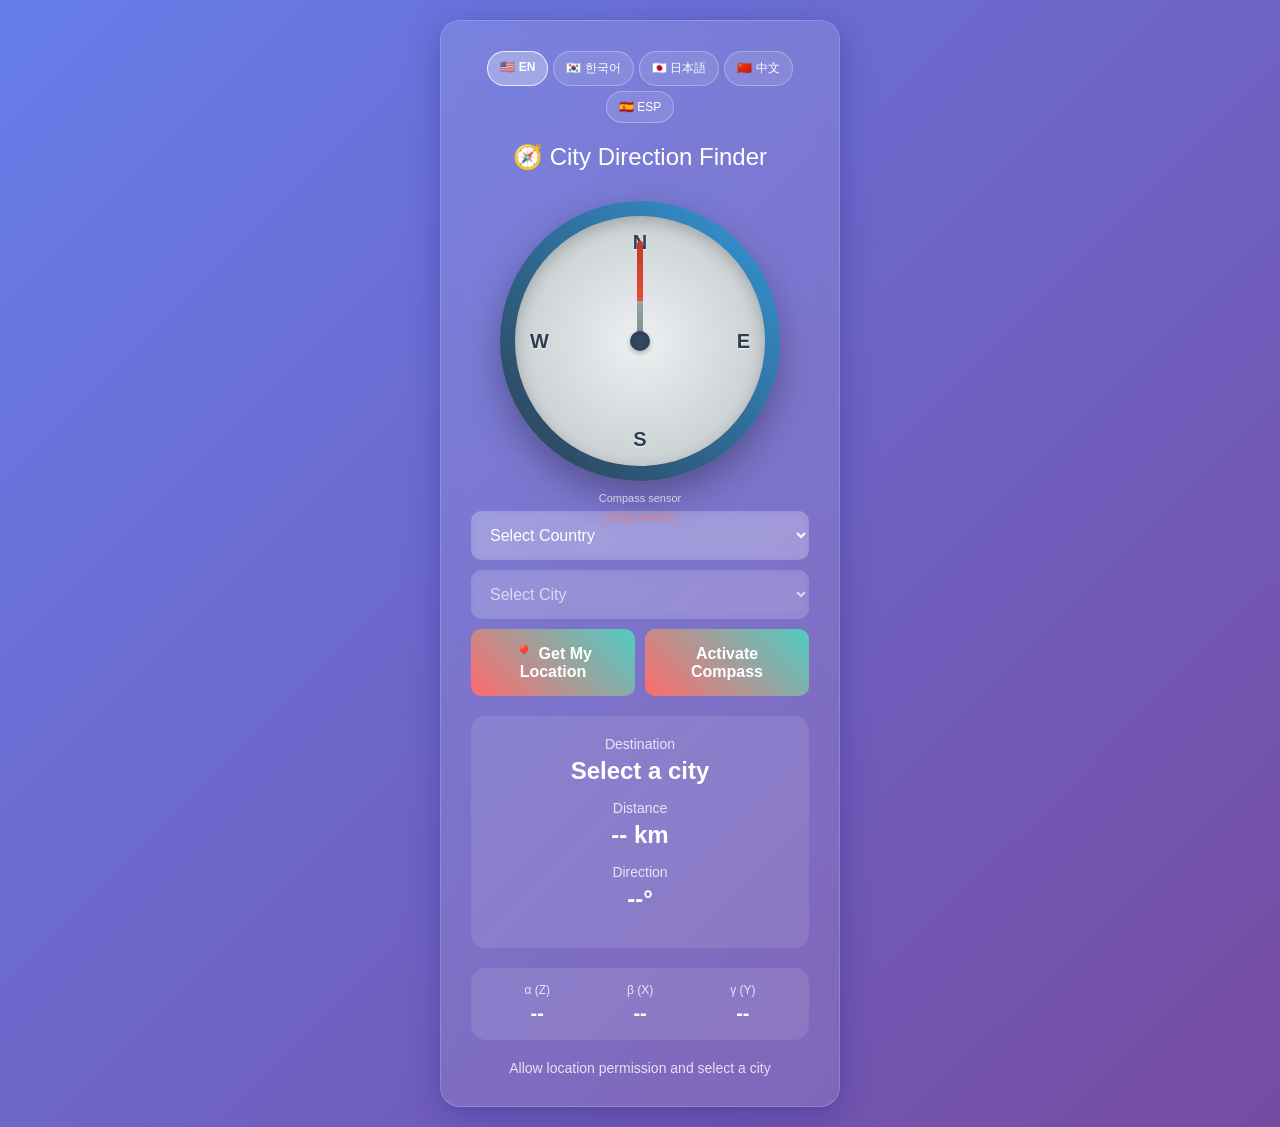
<file: index.html>
<html lang="en">
<head>
    <meta charset="UTF-8">
    <meta name="viewport" content="width=device-width, initial-scale=1.0">
    <title>City Direction & Distance Finder</title>
    <link rel="stylesheet" href="css/style.css">
</head>
<body>
    <div class="container">
        <div class="language-selector">
            <div class="lang-btn active" onclick="changeLanguage('en')">🇺🇸 EN</div>
            <div class="lang-btn" onclick="changeLanguage('ko')">🇰🇷 한국어</div>
            <div class="lang-btn" onclick="changeLanguage('ja')">🇯🇵 日本語</div>
            <div class="lang-btn" onclick="changeLanguage('zh')">🇨🇳 中文</div>
            <div class="lang-btn" onclick="changeLanguage('es')">🇪🇸 ESP</div>
        </div>

        <h1 id="title">🧭 City Direction Finder</h1>
        
        <div class="compass-container">
            <div class="compass" id="compass">
                <div class="compass-face">
                    <div class="compass-ring" id="compassRing"></div>
                    <div class="direction-labels">
                        <div class="direction-label n" id="compass-n">N</div>
                        <div class="direction-label e" id="compass-e">E</div>
                        <div class="direction-label s" id="compass-s">S</div>
                        <div class="direction-label w" id="compass-w">W</div>
                    </div>
                    <div class="compass-needle" id="compassNeedle">
                        <div class="needle-north"></div>
                        <div class="needle-south"></div>
                    </div>
                    <div class="target-indicator" id="targetIndicator"></div>
                    <div class="center-pin"></div>
                </div>
            </div>
            <div class="compass-info" onclick="toggleDebugPanel()">
                <span class="sensor-status" id="sensorStatus"></span>
                <span id="sensorText">Compass sensor</span>
                <div class="sensor-info" id="sensorInfo">Initializing sensors...</div>
            </div>
        </div>

        <div class="location-selector">
            <div class="country-row">
                <select id="countrySelect">
                    <option value="">Select Country</option>
                </select>
            </div>
            <div class="city-row">
                <select id="citySelect" disabled>
                    <option value="">Select City</option>
                </select>
            </div>
            <div class="custom-location" id="customLocation">
                <input type="number" id="customLat" placeholder="Latitude" step="any">
                <input type="number" id="customLng" placeholder="Longitude" step="any">
                <button onclick="addCustomLocation()" id="addCustomBtn">Add</button>
            </div>
                        <div class="button-group">
                <button onclick="getLocation()" id="locationBtn">📍 Get My Location</button>
                <button onclick="activateSensors()" id="sensorsBtn">Activate Compass</button>
            </div>
        </div>

        <div class="info-panel">
            <div class="info-item">
                <div class="info-label" id="label-destination">Destination</div>
                <div class="info-value" id="targetCity">Select a city</div>
            </div>
            <div class="info-item">
                <div class="info-label" id="label-distance">Distance</div>
                <div class="info-value" id="distance">-- km</div>
            </div>
            <div class="info-item">
                <div class="info-label" id="label-direction">Direction</div>
                <div class="info-value" id="bearing">--°</div>
            </div>
        </div>

        <div class="orientation-panel">
            <div class="orientation-item">
                <div class="orientation-label">&alpha; (Z)</div>
                <div class="orientation-value" id="orientation-alpha">--</div>
            </div>
            <div class="orientation-item">
                <div class="orientation-label">&beta; (X)</div>
                <div class="orientation-value" id="orientation-beta">--</div>
            </div>
            <div class="orientation-item">
                <div class="orientation-label">&gamma; (Y)</div>
                <div class="orientation-value" id="orientation-gamma">--</div>
            </div>
        </div>

        <div class="status" id="status">Allow location permission and select a city</div>
    </div>

    <div id="debug-panel">
        <p><strong>Sensor Debug Info:</strong> (click compass info to hide)</p>
        <div id="debug-content">
            <h4 style="margin-top:0.75rem; font-size: 12px; font-weight: bold;">Gyroscope</h4>
            <ul style="list-style: none; padding-left: 10px; margin-bottom: 5px;">
              <li>X-axis: <span id="Gyroscope_x">0</span>&deg;/s</li>
              <li>Y-axis: <span id="Gyroscope_y">0</span>&deg;/s</li>
              <li>Z-axis: <span id="Gyroscope_z">0</span>&deg;/s</li>
            </ul>

            <h4 style="margin-top:0.75rem; font-size: 12px; font-weight: bold;">Status</h4>
            <ul style="list-style: none; padding-left: 10px; margin-bottom: 5px;">
                <li>Sensor: <span id="sensor_type">N/A</span></li>
                <li>Status: <span id="sensor_status"></span></li>
            </ul>

            <h4 style="margin-top:0.75rem; font-size: 12px; font-weight: bold;">Orientation</h4>
                                <ul style="list-style: none; padding-left: 10px; margin-bottom: 5px;">
                                  <li>&beta; (X-axis): <span id="Orientation_b">0</span>&deg;</li>
                                  <li>&gamma; (Y-axis): <span id="Orientation_g">0</span>&deg;</li>
                                  <li>&alpha; (Z-axis): <span id="Orientation_a">0</span>&deg;</li>
                                  <li>Source: <span id="orientation_source">N/A</span></li>
                                  <li>Heading: <span id="orientation_heading">0</span>&deg;</li>
                                </ul>        </div>
    </div>

    <script src="js/data.js"></script>
    <script src="js/ui.js"></script>
    <script src="js/compass.js"></script>
    <script src="js/location.js"></script>
    <script src="js/main.js"></script>
</body>
</html>
</file>
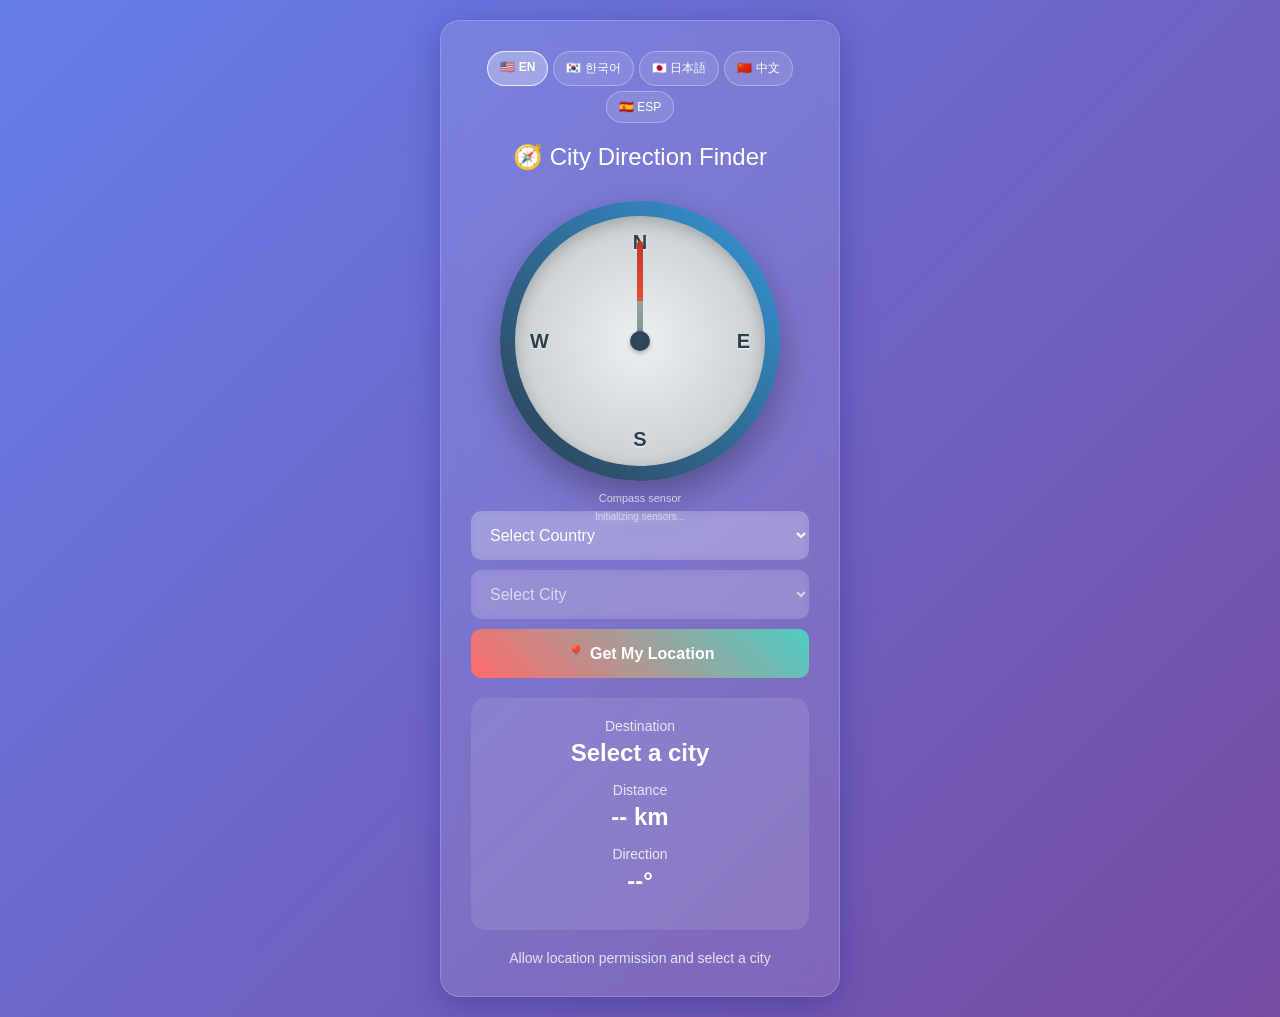
<file: index copy.html>
<html lang="en">
<head>
    <meta charset="UTF-8">
    <meta name="viewport" content="width=device-width, initial-scale=1.0">
    <title>City Direction & Distance Finder</title>
    <link rel="stylesheet" href="css/style.css">
</head>
<body>
    <div class="container">
        <div class="language-selector">
            <div class="lang-btn active" onclick="changeLanguage('en')">🇺🇸 EN</div>
            <div class="lang-btn" onclick="changeLanguage('ko')">🇰🇷 한국어</div>
            <div class="lang-btn" onclick="changeLanguage('ja')">🇯🇵 日本語</div>
            <div class="lang-btn" onclick="changeLanguage('zh')">🇨🇳 中文</div>
            <div class="lang-btn" onclick="changeLanguage('es')">🇪🇸 ESP</div>
        </div>

        <h1 id="title">🧭 City Direction Finder</h1>
        
        <div class="compass-container">
            <div class="compass" id="compass">
                <div class="compass-face">
                    <div class="compass-ring" id="compassRing"></div>
                    <div class="direction-labels">
                        <div class="direction-label n" id="compass-n">N</div>
                        <div class="direction-label e" id="compass-e">E</div>
                        <div class="direction-label s" id="compass-s">S</div>
                        <div class="direction-label w" id="compass-w">W</div>
                    </div>
                    <div class="compass-needle" id="compassNeedle">
                        <div class="needle-north"></div>
                        <div class="needle-south"></div>
                    </div>
                    <div class="target-indicator" id="targetIndicator"></div>
                    <div class="center-pin"></div>
                </div>
            </div>
            <div class="compass-info" onclick="toggleDebugPanel()">
                <span class="sensor-status" id="sensorStatus"></span>
                <span id="sensorText">Compass sensor</span>
                <div class="sensor-info" id="sensorInfo">Initializing sensors...</div>
            </div>
            <div id="debug-panel" style="display: none; font-size: 10px; background: rgba(0,0,0,0.2); padding: 5px; border-radius: 5px; margin-top: 5px; max-height: 150px; overflow-y: auto; color: white;">
                <p><strong>Sensor Debug Info:</strong> (click to hide)</p>
                <div id="debug-content">
                    <h4 style="margin-top:0.75rem; font-size: 12px; font-weight: bold;">Orientation</h4>
                    <ul style="list-style: none; padding-left: 10px; margin-bottom: 5px;">
                      <li>&beta; (X-axis): <span id="Orientation_b">0</span>&deg;</li>
                      <li>&gamma; (Y-axis): <span id="Orientation_g">0</span>&deg;</li>
                      <li>&alpha; (Z-axis): <span id="Orientation_a">0</span>&deg;</li>
                    </ul>

                    <h4 style="margin-top:0.75rem; font-size: 12px; font-weight: bold;">Gyroscope</h4>
                    <ul style="list-style: none; padding-left: 10px; margin-bottom: 5px;">
                      <li>X-axis: <span id="Gyroscope_x">0</span>&deg;/s</li>
                      <li>Y-axis: <span id="Gyroscope_y">0</span>&deg;/s</li>
                      <li>Z-axis: <span id="Gyroscope_z">0</span>&deg;/s</li>
                    </ul>

                    <h4 style="margin-top:0.75rem; font-size: 12px; font-weight: bold;">Status</h4>
                    <ul style="list-style: none; padding-left: 10px; margin-bottom: 5px;">
                        <li>Sensor: <span id="sensor_type">N/A</span></li>
                        <li>Status: <span id="sensor_status"></span></li>
                    </ul>
                </div>
            </div>
        </div>

        <div class="location-selector">
            <div class="country-row">
                <select id="countrySelect">
                    <option value="">Select Country</option>
                </select>
            </div>
            <div class="city-row">
                <select id="citySelect" disabled>
                    <option value="">Select City</option>
                </select>
            </div>
            <div class="custom-location" id="customLocation">
                <input type="number" id="customLat" placeholder="Latitude" step="any">
                <input type="number" id="customLng" placeholder="Longitude" step="any">
                <button onclick="addCustomLocation()" id="addCustomBtn">Add</button>
            </div>
            <button onclick="getLocation()" id="locationBtn">📍 Get My Location</button>
        </div>

        <div class="info-panel">
            <div class="info-item">
                <div class="info-label" id="label-destination">Destination</div>
                <div class="info-value" id="targetCity">Select a city</div>
            </div>
            <div class="info-item">
                <div class="info-label" id="label-distance">Distance</div>
                <div class="info-value" id="distance">-- km</div>
            </div>
            <div class="info-item">
                <div class="info-label" id="label-direction">Direction</div>
                <div class="info-value" id="bearing">--°</div>
            </div>
        </div>

        <div class="status" id="status">Allow location permission and select a city</div>
    </div>

    <script src="js/data.js"></script>
    <script src="js/compass.js"></script>
    <script src="js/location.js"></script>
    <script src="js/ui.js"></script>
    <script src="js/main.js"></script>
</body>
</html>
</file>
<file: css/style.css>
* {
    margin: 0;
    padding: 0;
    box-sizing: border-box;
}

body {
    font-family: 'Segoe UI', Tahoma, Geneva, Verdana, sans-serif;
    background: linear-gradient(135deg, #667eea 0%, #764ba2 100%);
    min-height: 100vh;
    padding: 20px;
    color: white;
}

.container {
    max-width: 400px;
    margin: 0 auto;
    background: rgba(255, 255, 255, 0.1);
    backdrop-filter: blur(10px);
    border-radius: 20px;
    padding: 30px;
    box-shadow: 0 8px 32px rgba(31, 38, 135, 0.37);
    border: 1px solid rgba(255, 255, 255, 0.18);
}

.language-selector {
    display: flex;
    justify-content: center;
    margin-bottom: 20px;
    flex-wrap: wrap;
    gap: 5px;
}

.lang-btn {
    padding: 8px 12px;
    border: 1px solid rgba(255, 255, 255, 0.3);
    border-radius: 20px;
    background: rgba(255, 255, 255, 0.1);
    color: white;
    cursor: pointer;
    font-size: 12px;
    transition: all 0.3s;
}

.lang-btn.active {
    background: rgba(255, 255, 255, 0.3);
    border-color: rgba(255, 255, 255, 0.8);
    font-weight: bold;
}

.lang-btn:hover {
    background: rgba(255, 255, 255, 0.2);
}

h1 {
    text-align: center;
    margin-bottom: 30px;
    font-size: 24px;
    font-weight: 300;
}

.compass-container {
    position: relative;
    margin: 0 auto 30px;
    width: 280px;
    height: 280px;
}

.compass {
    width: 280px;
    height: 280px;
    position: relative;
    border-radius: 50%;
    display: flex;
    align-items: center;
    justify-content: center;
    box-shadow: 0 15px 35px rgba(0, 0, 0, 0.3);
    background: linear-gradient(45deg, #2c3e50, #3498db);
    transition: transform 0.3s ease;
}

.compass-face {
    width: 250px;
    height: 250px;
    background: radial-gradient(circle at center, #ecf0f1 0%, #bdc3c7 100%);
    border-radius: 50%;
    position: relative;
    box-shadow: inset 0 5px 15px rgba(0, 0, 0, 0.2);
}

.compass-ring {
    position: absolute;
    width: 100%;
    height: 100%;
    border-radius: 50%;
}

.degree-mark {
    position: absolute;
    width: 2px;
    background: #34495e;
    transform-origin: bottom center;
    left: 50%;
    top: 5px;
}

.degree-mark.major {
    height: 20px;
    width: 3px;
    background: #2c3e50;
    margin-left: -1.5px;
}

.degree-mark.minor {
    height: 10px;
    margin-left: -1px;
}

.direction-labels {
    position: absolute;
    width: 100%;
    height: 100%;
}

.direction-label {
    position: absolute;
    font-weight: bold;
    font-size: 20px;
    color: #2c3e50;
    text-shadow: 0 1px 2px rgba(255, 255, 255, 0.8);
}

.direction-label.n { top: 15px; left: 50%; transform: translateX(-50%); }
.direction-label.e { right: 15px; top: 50%; transform: translateY(-50%); }
.direction-label.s { bottom: 15px; left: 50%; transform: translateX(-50%); }
.direction-label.w { left: 15px; top: 50%; transform: translateY(-50%); }

.compass-needle {
    position: absolute;
    width: 6px;
    height: 100px;
    top: 50%;
    left: 50%;
    transform-origin: center bottom;
    transform: translate(-50%, -100%);
    transition: transform 0.5s ease;
    z-index: 10;
}

.needle-north {
    width: 100%;
    height: 60%;
    background: linear-gradient(to top, #e74c3c, #c0392b);
    border-radius: 3px 3px 0 0;
    position: relative;
}

.needle-north::before {
    display: none;
}

.needle-south {
    width: 100%;
    height: 40%;
    background: linear-gradient(to bottom, #95a5a6, #7f8c8d);
    border-radius: 0 0 3px 3px;
}

.center-pin {
    position: absolute;
    width: 20px;
    height: 20px;
    background: radial-gradient(circle, #34495e 0%, #2c3e50 100%);
    border-radius: 50%;
    top: 50%;
    left: 50%;
    transform: translate(-50%, -50%);
    z-index: 20;
    box-shadow: 0 2px 5px rgba(0, 0, 0, 0.3);
}

.target-indicator {
    position: absolute;
    width: 4px;
    height: 80px;
    background: linear-gradient(to top, #f39c12, #e67e22);
    top: 50%;
    left: 50%;
    transform-origin: center bottom;
    transform: translate(-50%, -100%);
    border-radius: 2px;
    opacity: 0;
    transition: all 0.5s ease;
    z-index: 5;
}

.target-indicator.active {
    opacity: 1;
}

.target-indicator::before {
    content: '';
    position: absolute;
    top: -8px;
    left: -6px;
    width: 0;
    height: 0;
    border-left: 8px solid transparent;
    border-right: 8px solid transparent;
    border-bottom: 12px solid #e67e22;
}

.info-panel {
    background: rgba(255, 255, 255, 0.1);
    border-radius: 15px;
    padding: 20px;
    margin-bottom: 20px;
    text-align: center;
}

.info-item {
    margin-bottom: 15px;
}

.info-label {
    font-size: 14px;
    opacity: 0.8;
    margin-bottom: 5px;
}

.info-value {
    font-size: 24px;
    font-weight: bold;
}

.orientation-panel {
    display: flex;
    justify-content: space-around;
    background: rgba(255, 255, 255, 0.1);
    border-radius: 15px;
    padding: 15px;
    margin-bottom: 20px;
    text-align: center;
}

.orientation-label {
    font-size: 12px;
    opacity: 0.8;
    margin-bottom: 5px;
}

.orientation-value {
    font-size: 20px;
    font-weight: bold;
}

.location-selector {
    margin-bottom: 20px;
}

.country-row, .city-row {
    margin-bottom: 10px;
}

.country-row select, .city-row select {
    width: 100%;
}

select, button {
    padding: 15px;
    border: none;
    border-radius: 10px;
    font-size: 16px;
    background: rgba(255, 255, 255, 0.2);
    color: white;
    backdrop-filter: blur(5px);
}

select {
    flex: none;
    width: 100%;
}

select option {
    background: #333;
    color: white;
}

button {
    width: 100%;
    background: linear-gradient(45deg, #ff6b6b, #4ecdc4);
    cursor: pointer;
    font-weight: bold;
    transition: transform 0.2s;
}

.button-group {
    display: flex;
    gap: 10px;
}

.button-group button {
    flex: 1;
}

button:hover {
    transform: translateY(-2px);
}

button:disabled {
    opacity: 0.5;
    cursor: not-allowed;
}

.status {
    text-align: center;
    margin-top: 15px;
    font-size: 14px;
    opacity: 0.8;
}

.loading {
    display: inline-block;
    width: 20px;
    height: 20px;
    border: 3px solid rgba(255,255,255,.3);
    border-radius: 50%;
    border-top-color: #fff;
    animation: spin 1s ease-in-out infinite;
}

@keyframes spin {
    to { transform: rotate(360deg); }
}

.custom-location {
    display: none;
    margin-top: 10px;
    gap: 10px;
}

.custom-location.show {
    display: flex;
}

.custom-location input {
    flex: 1;
    padding: 12px;
    border: none;
    border-radius: 8px;
    background: rgba(255, 255, 255, 0.2);
    color: white;
    backdrop-filter: blur(5px);
}

.custom-location input::placeholder {
    color: rgba(255, 255, 255, 0.7);
}

.sensor-info {
    font-size: 10px;
    margin-top: 5px;
    opacity: 0.8;
    max-width: 300px;
    word-wrap: break-word;
}

.sensor-info.clickable {
    cursor: pointer;
    text-decoration: underline;
}

.compass-info {
    text-align: center;
    margin-top: 10px;
    font-size: 11px;
    opacity: 0.7;
    line-height: 1.3;
}

@keyframes pulse {
    0% { opacity: 1; }
    50% { opacity: 0.5; }
    100% { opacity: 1; }
}

#debug-panel {
    position: fixed;
    bottom: 0;
    left: 0;
    width: 100%;
    z-index: 100;
    display: none; 
    font-size: 10px; 
    background: rgba(0,0,0,0.5);
    padding: 10px;
    max-height: 150px; 
    overflow-y: auto; 
    color: white;
    border-top: 1px solid rgba(255, 255, 255, 0.2);
}
</file>
